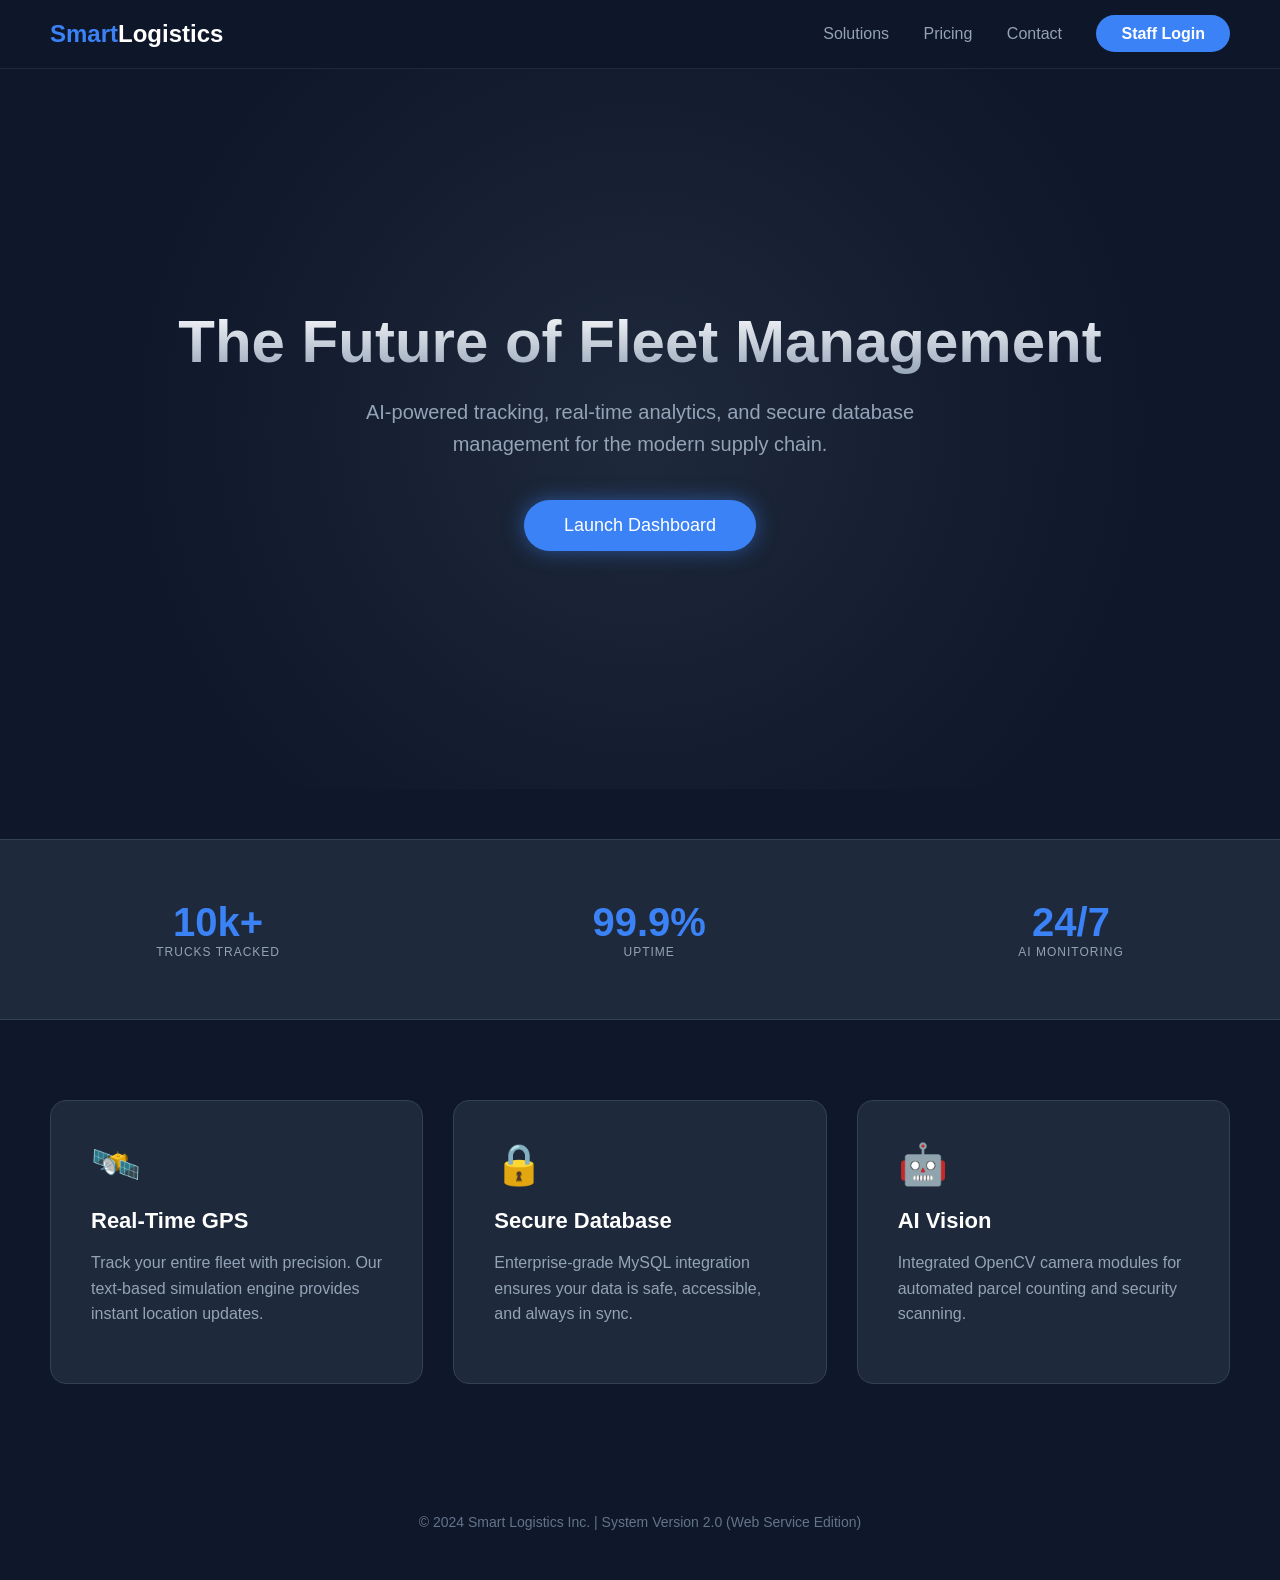
<file: templates/index.html>
<!DOCTYPE html>
<html lang="en">
<head>
    <meta charset="UTF-8">
    <meta name="viewport" content="width=device-width, initial-scale=1.0">
    <title>Smart Logistics | AI Powered Tracking</title>
    <style>
        body { margin: 0; font-family: 'Segoe UI', sans-serif; background: #0f172a; color: white; overflow-x: hidden; }
        
        /* Navbar */
        .nav { display: flex; justify-content: space-between; padding: 20px 50px; align-items: center; background: rgba(15, 23, 42, 0.9); position: sticky; top: 0; backdrop-filter: blur(10px); z-index: 100; border-bottom: 1px solid #1e293b; }
        .logo { font-size: 24px; font-weight: bold; color: #3b82f6; }
        .logo span { color: white; }
        .nav-links a { color: #94a3b8; text-decoration: none; margin-left: 30px; transition: 0.3s; }
        .nav-links a:hover { color: white; }
        .btn-login { background: #3b82f6; padding: 10px 25px; border-radius: 30px; color: white !important; font-weight: bold; }
        .btn-login:hover { background: #2563eb; }

        /* Hero Section */
        .hero { height: 80vh; display: flex; flex-direction: column; justify-content: center; align-items: center; text-align: center; background: radial-gradient(circle at center, #1e293b 0%, #0f172a 70%); padding: 0 20px; }
        h1 { font-size: 60px; margin: 0; background: -webkit-linear-gradient(#fff, #94a3b8); -webkit-background-clip: text; -webkit-text-fill-color: transparent; }
        p.sub { font-size: 20px; color: #94a3b8; max-width: 600px; margin: 20px 0 40px 0; line-height: 1.6; }
        .cta-btn { padding: 15px 40px; font-size: 18px; background: #3b82f6; color: white; border: none; border-radius: 50px; cursor: pointer; text-decoration: none; transition: 0.3s; box-shadow: 0 0 20px rgba(59, 130, 246, 0.5); }
        .cta-btn:hover { transform: scale(1.05); box-shadow: 0 0 40px rgba(59, 130, 246, 0.7); }

        /* Features */
        .features { padding: 80px 50px; display: grid; grid-template-columns: repeat(auto-fit, minmax(300px, 1fr)); gap: 30px; max-width: 1200px; margin: 0 auto; }
        .card { background: #1e293b; padding: 40px; border-radius: 16px; border: 1px solid #334155; transition: 0.3s; }
        .card:hover { transform: translateY(-10px); border-color: #3b82f6; }
        .icon { font-size: 40px; margin-bottom: 20px; }
        h3 { font-size: 22px; margin: 0 0 10px 0; }
        p.desc { color: #94a3b8; line-height: 1.6; }

        /* Stats Bar */
        .stats { display: flex; justify-content: space-around; padding: 60px 0; background: #1e293b; border-top: 1px solid #334155; border-bottom: 1px solid #334155; margin-top: 50px; }
        .stat-box { text-align: center; }
        .stat-num { font-size: 40px; font-weight: bold; color: #3b82f6; }
        .stat-label { color: #94a3b8; text-transform: uppercase; letter-spacing: 1px; font-size: 12px; }

        /* Footer */
        footer { text-align: center; padding: 50px; color: #64748b; font-size: 14px; }
    </style>
</head>
<body>

    <nav class="nav">
        <div class="logo">Smart<span>Logistics</span></div>
        <div class="nav-links">
            <a href="#">Solutions</a>
            <a href="#">Pricing</a>
            <a href="#">Contact</a>
            <a href="/login" class="btn-login">Staff Login</a>
        </div>
    </nav>

    <div class="hero">
        <h1>The Future of Fleet Management</h1>
        <p class="sub">AI-powered tracking, real-time analytics, and secure database management for the modern supply chain.</p>
        <a href="/login" class="cta-btn">Launch Dashboard</a>
    </div>

    <div class="stats">
        <div class="stat-box">
            <div class="stat-num">10k+</div>
            <div class="stat-label">Trucks Tracked</div>
        </div>
        <div class="stat-box">
            <div class="stat-num">99.9%</div>
            <div class="stat-label">Uptime</div>
        </div>
        <div class="stat-box">
            <div class="stat-num">24/7</div>
            <div class="stat-label">AI Monitoring</div>
        </div>
    </div>

    <div class="features">
        <div class="card">
            <div class="icon">🛰️</div>
            <h3>Real-Time GPS</h3>
            <p class="desc">Track your entire fleet with precision. Our text-based simulation engine provides instant location updates.</p>
        </div>
        <div class="card">
            <div class="icon">🔒</div>
            <h3>Secure Database</h3>
            <p class="desc">Enterprise-grade MySQL integration ensures your data is safe, accessible, and always in sync.</p>
        </div>
        <div class="card">
            <div class="icon">🤖</div>
            <h3>AI Vision</h3>
            <p class="desc">Integrated OpenCV camera modules for automated parcel counting and security scanning.</p>
        </div>
    </div>

    <footer>
        &copy; 2024 Smart Logistics Inc. | System Version 2.0 (Web Service Edition)
    </footer>

</body>
</html>
</file>
